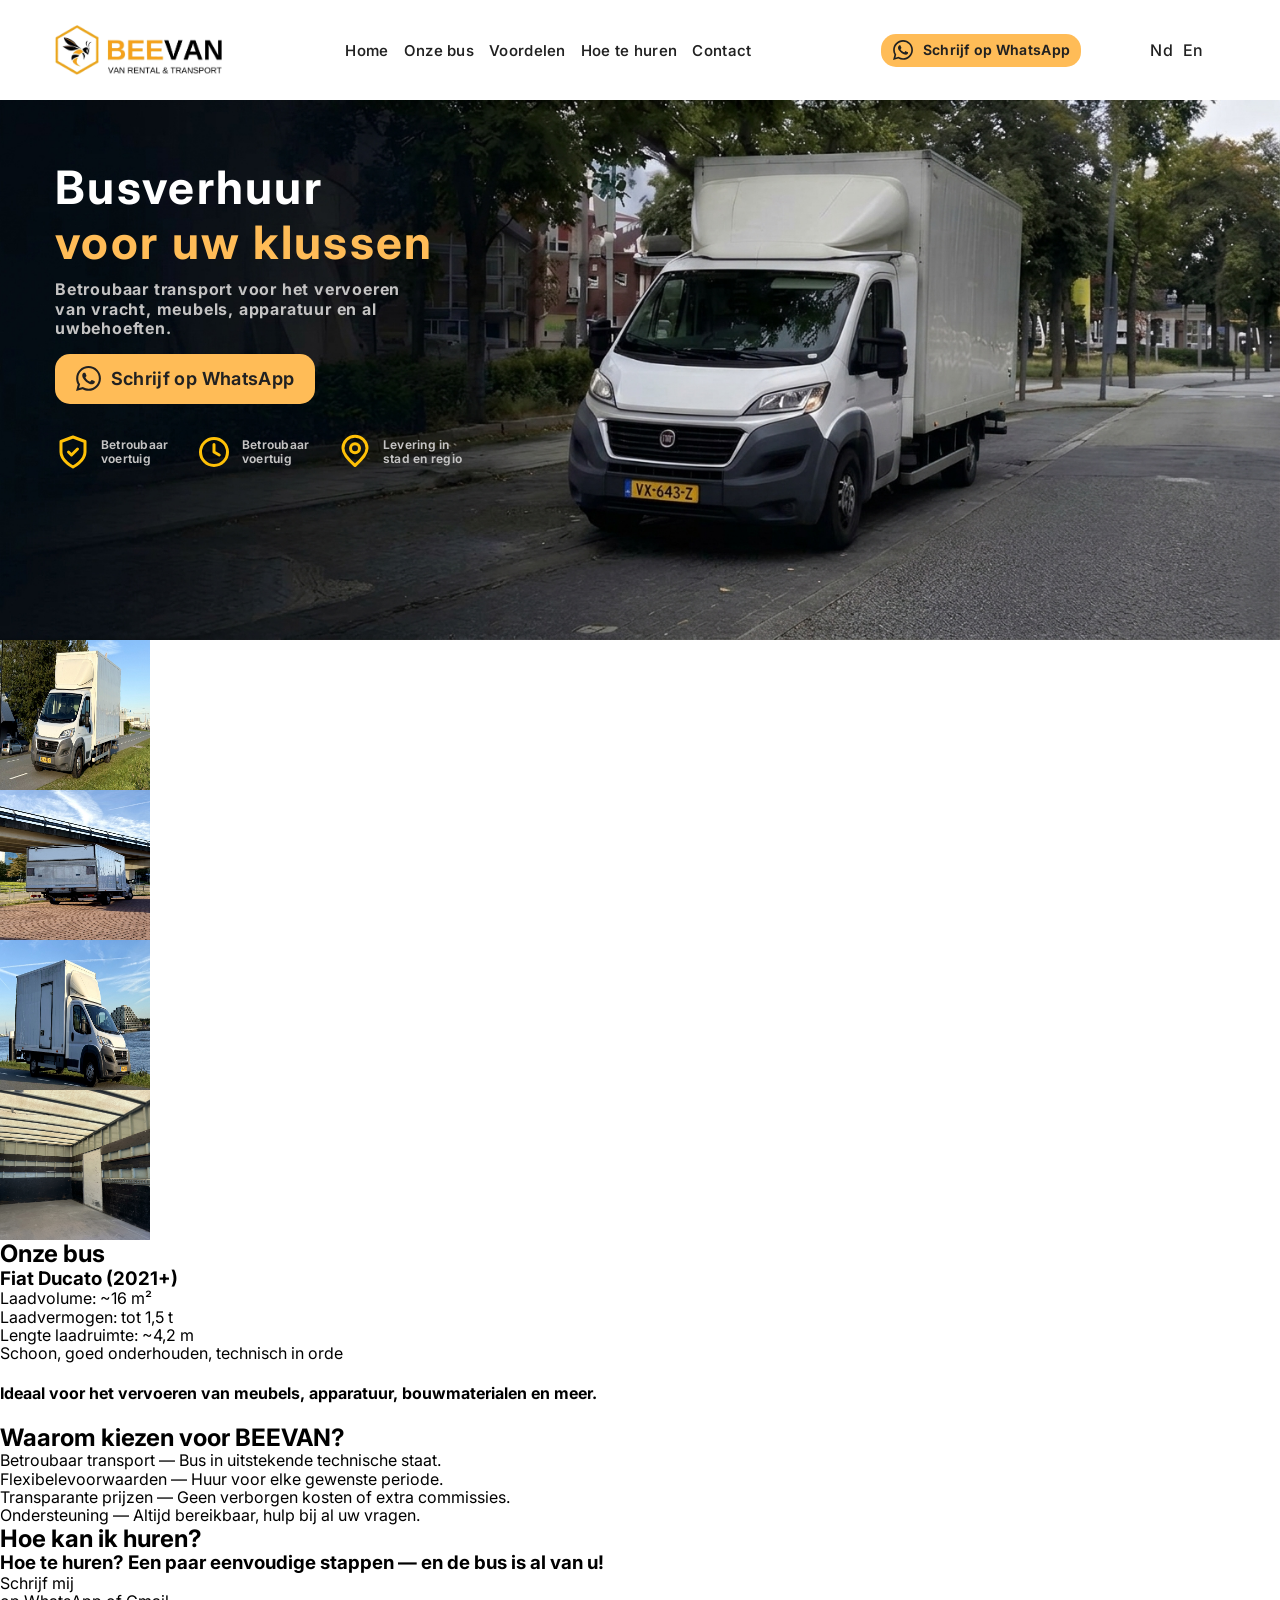
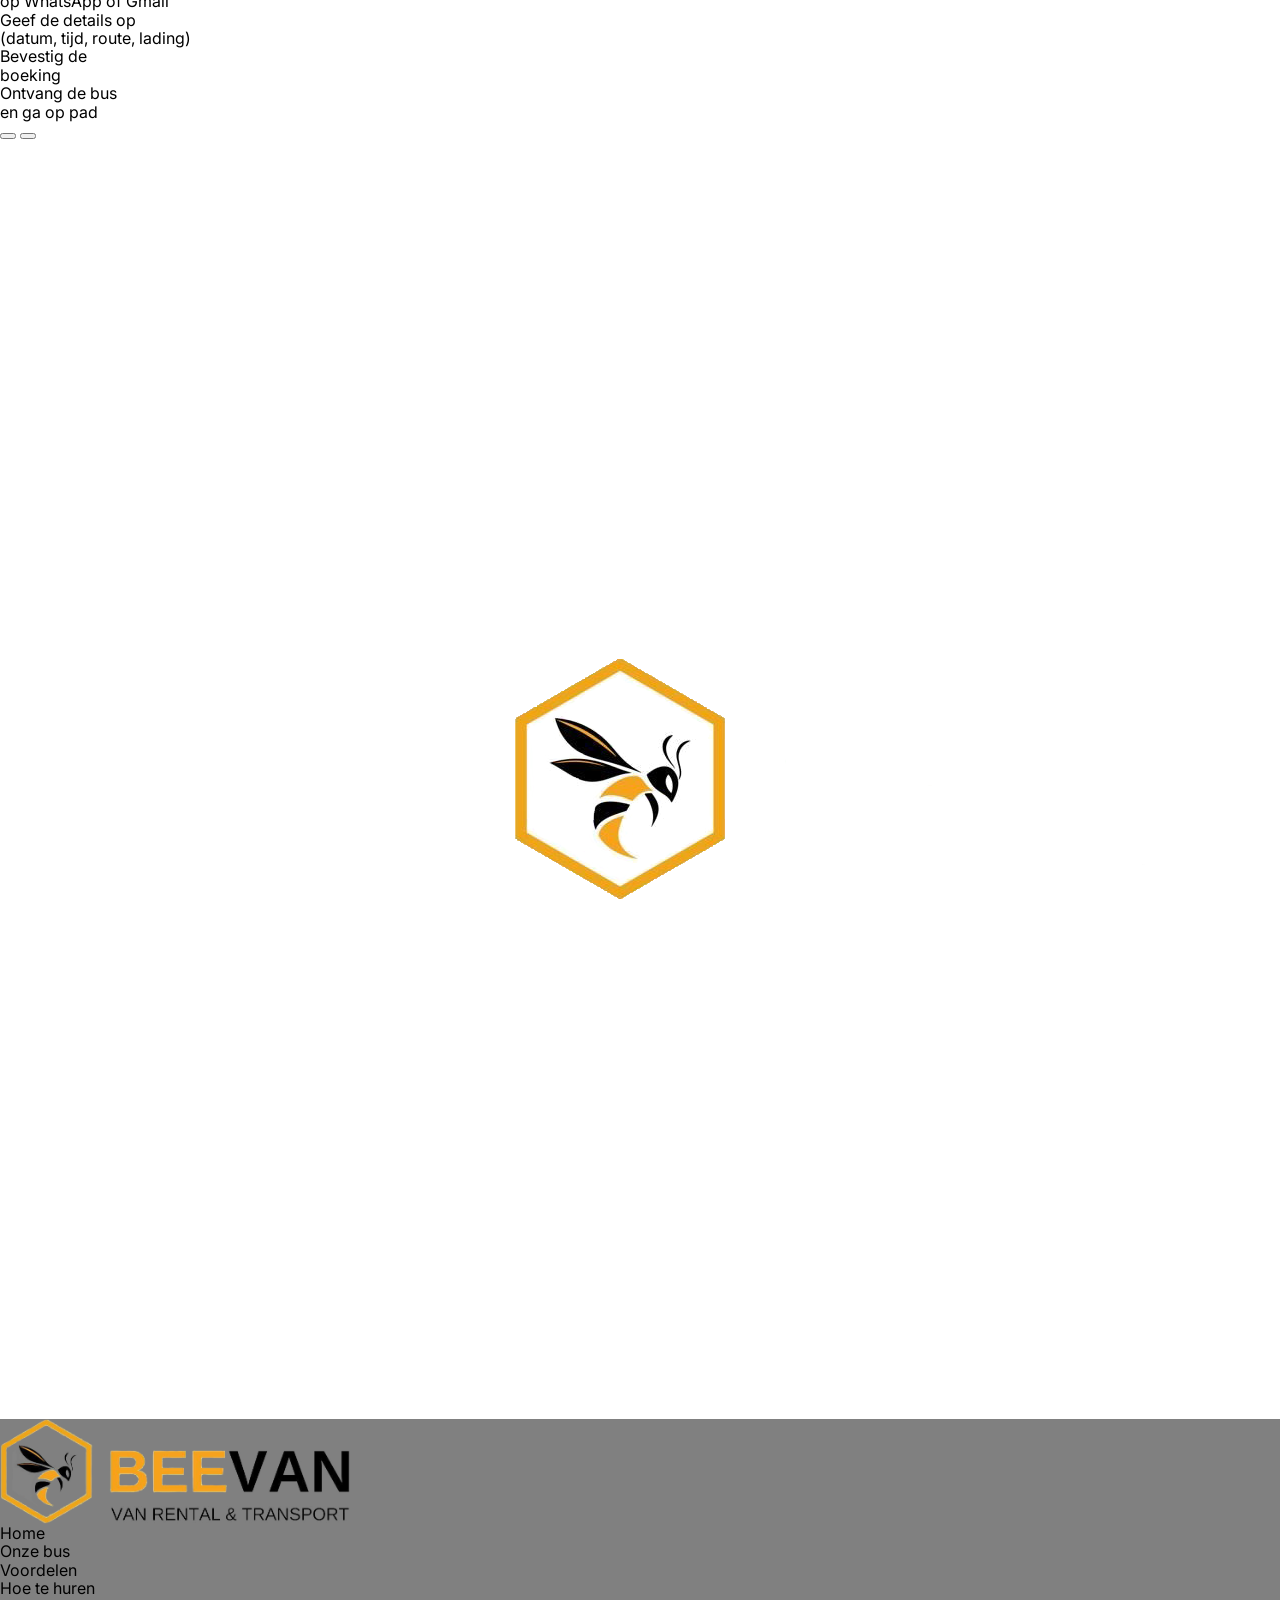
<file: index.html>
<!DOCTYPE html>
<html lang="en">

<head>
    <meta charset="UTF-8">
    <meta name="viewport" content="width=device-width, initial-scale=1.0">
    <title>BEEVAN</title>
    <link rel="preconnect" href="https://fonts.googleapis.com">
    <link rel="preconnect" href="https://fonts.gstatic.com" crossorigin>
    <link
        href="https://fonts.googleapis.com/css2?family=Inter:ital,opsz,wght@0,14..32,100..900;1,14..32,100..900&display=swap"
        rel="stylesheet">
    <link rel="stylesheet" href="https://cdnjs.cloudflare.com/ajax/libs/modern-normalize/3.0.1/modern-normalize.min.css"
        integrity="sha512-q6WgHqiHlKyOqslT/lgBgodhd03Wp4BEqKeW6nNtlOY4quzyG3VoQKFrieaCeSnuVseNKRGpGeDU3qPmabCANg=="
        crossorigin="anonymous" referrerpolicy="no-referrer">
    <link rel="stylesheet" href="./style/main.min.css">
</head>

<body>
    <!-- header -->
    <section class="header">
        <div class="container">
            <div class="header__box">
                <a class="header__link" href="">
                    <img class="header__logo" src="./images/desktop/1update.png" alt="logo">
                </a>
                <div class="header__tablet">
                    <nav class="header__nav">
                        <ul class="header__list">
                            <li class="header__item">
                                <a class="header__links" href="">Home</a>
                            </li>
                            <li class="header__item">
                                <a class="header__links" href="">Onze bus</a>
                            </li>
                            <li class="header__item">
                                <a class="header__links" href="">Voordelen</a>
                            </li>
                            <li class="header__item">
                                <a class="header__links" href="">Hoe te huren</a>
                            </li>
                            <li class="header__item">
                                <a class="header__links" href="">Contact</a>
                            </li>
                        </ul>
                    </nav>
                    <div class="header__boxing">
                        <button type="button" class="header__button">
                            <svg class="header__svg-whatsapp">
                                <use href="./images/symbol-defs.svg#icon-whatsapp"></use>
                            </svg>
                            <a class="header__whatsapp" href="">Schrijf op WhatsApp</a>
                        </button>
                        <ul class="header__listing">
                            <li class="header__items">
                                <a class="header__nid" href="./index.html">Nd</a>
                            </li>
                            <li class="header__items">
                                <a class="header__eng" href="./england.html">En</a>
                            </li>
                        </ul>
                    </div>
                </div>
                <svg class="header__svg">
                    <use href="./images/symbol-defs.svg#icon-menu"></use>
                </svg>
            </div>
        </div>
    </section>
    <!-- hero -->
    <section class="hero">
        <div class="container">
            <h2 class="hero__title">Busverhuur </h2>
            <h3 class="hero__subtitle">voor uw klussen</h3>
            <p class="hero__text">Betroubaar transport voor het vervoeren van vracht, meubels, apparatuur en al
                uwbehoeften.</p>
            <button type="button" class="hero__butn">
                <svg class="hero__svg">
                    <use href="./images/symbol-defs.svg#icon-whatsapp"></use>
                </svg>
                <a class="hero__whatsapp" href="">Schrijf op WhatsApp</a>
            </button>
            <ul class="hero__list">
                <li class="hero__item">
                    <svg class="hero__photo">
                        <use href="./images/symbol-defs.svg#icon-shiet"></use>
                    </svg>
                    <p class="hero__subtext">Betroubaar voertuig</p>
                </li>
                <li class="hero__item">
                    <svg class="hero__photo">
                        <use href="./images/symbol-defs.svg#icon-godinik"></use>
                    </svg>
                    <p class="hero__subtext">Betroubaar voertuig</p>
                </li>
                <li class="hero__item">
                    <svg class="hero__photo">
                        <use href="./images/symbol-defs.svg#icon-tochka"></use>
                    </svg>
                    <p class="hero__subtext">Levering in stad en regio</p>
                </li>
            </ul>
        </div>
    </section>
    <!-- vehicle -->
    <section class="vehicle">
        <ul class="vehicle__list">
            <li class="vehicle__item">
                <img class="vehicle__image" src="./images/desktop/vehicle1.png" alt="vehicle">
            </li>
            <li lass="vehicle__item">
                <img class="vehicle__image" src="./images/desktop/vehicle2.png" alt="vehicle">
            </li>
            <li lass="vehicle__item">
                <img class="vehicle__image" src="./images/desktop/vehicle3.png" alt="vehicle">
            </li>
            <li lass="vehicle__item">
                <img class="vehicle__image" src="./images/desktop/vehicle4.png" alt="vehicle">
            </li>
        </ul>
        <h2 class="vehicle__title">Onze bus</h2>
        <h3 class="vehicle__subtitle">Fiat Ducato (2021+)</h3>
        <ul class="vehicle__list_svg">
            <li class="vehicle__item_svg">
                <!-- <svg class="vehicle__svg">
                    <use></use>
                </svg> -->
                <p class="vehicle__text">Laadvolume: ~16 m²</p>
            </li>
            <li class="vehicle__item_svg">
                <!-- <svg class="vehicle__svg">
                    <use></use>
                </svg> -->
                <p class="vehicle__text">Laadvermogen: tot 1,5 t</p>
            </li>
            <li class="vehicle__item_svg">
                <!-- <svg class="vehicle__svg">
                    <use></use>
                </svg> -->
                <p class="vehicle__text">Lengte laadruimte: ~4,2 m</p>
            </li>
            <li class="vehicle__item_svg">
                <!-- <svg class="vehicle__svg">
                    <use></use>
                </svg> -->
                <p class="vehicle__text">Schoon, goed onderhouden, technisch in orde</p>
            </li>
        </ul>
        <h4 class="vehicle__info">
            <!-- <svg class="vehicle__svg">
                <use></use>
            </svg> -->
            <p class="vehicle__subtext">Ideaal voor het vervoeren van meubels, apparatuur, bouwmaterialen en meer.</p>
        </h4>
    </section>
    <!-- benefits -->
    <section class="benefits">
        <h2 class="benefits__title">Waarom kiezen voor BEEVAN?</h2>
        <ul class="benefits__list">
            <li class="benefits__item">
                <!-- <svg class="benefits__svg">
                    <use></use>
                </svg> -->
                <p class="benefits__text">Betroubaar transport — Bus in uitstekende technische staat.</p>
            </li>
            <li class="benefits__item">
                <!-- <svg class="benefits__svg">
                    <use></use>
                </svg> -->
                <p class="benefits__text">Flexibelevoorwaarden — Huur voor elke gewenste periode.</p>
            </li>
            <li class="benefits__item">
                <!-- <svg class="benefits__svg">
                    <use></use>
                </svg> -->
                <p class="benefits__text">Transparante prijzen — Geen verborgen kosten of extra commissies.</p>
            </li>
            <li class="benefits__item">
                <!-- <svg class="benefits__svg">
                    <use></use>
                </svg> -->
                <p class="benefits__text">Ondersteuning — Altijd bereikbaar, hulp bij al uw vragen.</p>
            </li>
        </ul>
    </section>
    <!-- process -->
    <section class="process">
        <h2 class="process__title">Hoe kan ik huren?</h2>
        <h3 class="process__subtitle">Hoe te huren? Een paar eenvoudige stappen — en de bus is al van u!</h3>
        <ul class="process__list">
            <li class="process__item">
                <p class="process__text">Schrijf mij </p>
                <p class="process__subtext">op WhatsApp of Gmail</p>
            </li>
            <li class="process__item">
                <p class="process__text">Geef de details op</p>
                <p class="process__subtext">(datum, tijd, route, lading)</p>
            </li>
            <li class="process__item">
                <p class="process__text">Bevestig de</p>
                <p class="process__subtext">boeking</p>
            </li>
            <li class="process__item">
                <p class="process__text">Ontvang de bus </p>
                <p class="process__subtext">en ga op pad</p>
            </li>
        </ul>
    </section>
    <!-- contact -->
    <section class="contact">
        <p class="contact__text"></p>
        <h2 class="contact__title"></h2>
        <p class="contact__subtext"></p>
        <button class="contact__whatsapp"></button>
        <button class="contact__gmail"></button>
        <img class="contact__logo" src="./images/desktop/2.png" alt="logo">
    </section>
    <!-- footer -->
    <section class="footer">
        <img class="footer__logo" src="./images/desktop/1update.png" alt="">
        <nav class="footer__nav">
            <ul class="footer__list">
                <li class="footer__item">Home</li>
                <li class="footer__item">Onze bus</li>
                <li class="footer__item">Voordelen</li>
                <li class="footer__item">Hoe te huren</li>
                <li class="footer__item">Contact</li>
            </ul>
        </nav>
        <ul class="footer__lists">
            <li class="footer_items">
                <!-- <svg class="footer__whatsapp">
                    <use></use>
                </svg> -->
            </li>
            <li class="footer__items">
                <!-- <svg class="footer__gmail">
                    <use></use>
                </svg> -->
            </li>
        </ul>
    </section>
</body>

</html>
</file>
<file: style/main.min.css>
.container{margin-left:auto;margin-right:auto;padding-left:15px;padding-right:15px}@media screen and (min-width: 480px){.container{width:480px}}@media screen and (min-width: 768px){.container{width:768px}}@media screen and (min-width: 1200px){.container{width:1200px}}body{font-family:"Inter"}h1,h2,h3,p{margin:0}ul{list-style:none;padding:0;margin:0}a{text-decoration:none}img{display:block;width:100%;height:auto;max-width:100%}.header{padding:10px 0}@media screen and (min-width: 768px){.header{padding:21px 0}}@media screen and (min-width: 1200px){.header{padding:25px 0}}.header__box{display:flex;align-items:center}@media screen and (min-width: 1200px){.header__box{justify-content:none;align-items:none}}.header__logo{width:auto;height:50px;margin-right:400px}@media screen and (min-width: 768px){.header__logo{width:auto;height:50px;margin-right:600px}}@media screen and (min-width: 1200px){.header__logo{height:50px;margin-right:123px}}.header__tablet{display:none}@media screen and (min-width: 1200px){.header__tablet{display:contents}}.header__nav{display:flex;justify-content:center;align-items:center;margin-right:130px}.header__links{font-weight:550;font-size:15px;letter-spacing:.02em;color:#212121}.header__list{display:flex;justify-content:center;align-items:center;gap:15px}.header__boxing{display:flex;align-items:center;justify-content:center}.header__button{width:200px;height:33px;margin-right:69px;border-radius:15px;background-color:#ffbc57;border:none;display:flex;justify-content:center;align-items:center}.header__whatsapp{font-weight:650;font-size:14px;letter-spacing:.02em;color:#212121}.header__nid{font-weight:500;font-size:16px;letter-spacing:.02em;color:#212121}.header__eng{font-weight:500;font-size:16px;letter-spacing:.02em;color:#212121}.header__listing{display:flex;justify-content:center;align-items:center;gap:10px}.header__svg{width:30px;height:30px}@media screen and (min-width: 1200px){.header__svg{display:contents}}@media screen and (min-width: 768px){.header__svg-whatsapp{display:none}}@media screen and (min-width: 1200px){.header__svg-whatsapp{display:inline-block;width:20px;height:20px;fill:#212121;margin-right:10px}}.hero{padding-top:60px;padding-bottom:35px;background-image:url(../images/mobile/car3.jpg);background-repeat:no-repeat;background-size:cover}@media screen and (min-width: 768px){.hero{background-image:url(../images/tablet/car2.jpg)}}@media screen and (min-width: 1200px){.hero{background-position:center right;min-height:60vh;background-image:url(../images/desktop/car1.jpg)}}.hero__title{font-size:46px;font-weight:700;line-height:1.2;letter-spacing:.05em;color:#fff}.hero__subtitle{font-size:46px;font-weight:700;line-height:1.2;letter-spacing:.05em;color:#ffbc57;margin-bottom:10px}.hero__text{font-size:16px;font-weight:700;line-height:1.2;letter-spacing:.05em;color:#c4c3c3;max-width:350px;margin-bottom:16px}.hero__butn{width:260px;height:50px;margin-right:69px;border-radius:15px;background-color:#ffbc57;border:none;display:flex;justify-content:center;align-items:center;margin-bottom:30px}.hero__whatsapp{font-weight:650;font-size:18px;letter-spacing:.02em;color:#212121}.hero__svg{width:25px;height:25px;fill:#212121;margin-right:10px}.hero__photo{width:36px;height:36px;fill:#ffbc57;margin-right:10px}.hero__list{display:flex;justify-content:start;align-items:center;gap:15px}.hero__item{display:flex;justify-content:start;align-items:center}.hero__subtext{font-weight:650;font-size:12px;letter-spacing:.02em;color:#c4c3c3;max-width:80px}.vehicle__image{width:150px;height:150px}.footer{background-color:gray}.footer__logo{width:350px}/*# sourceMappingURL=main.min.css.map */
</file>
